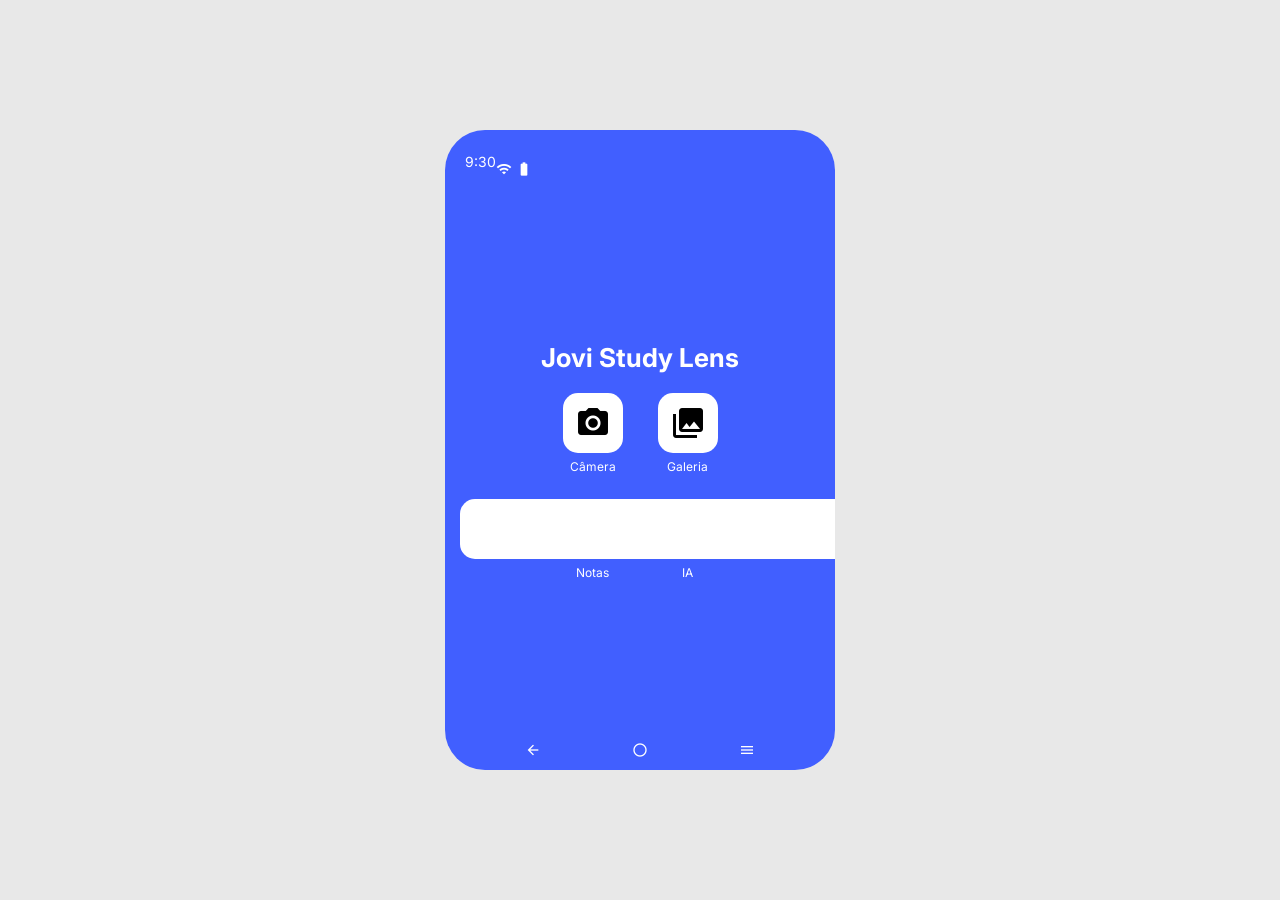
<file: index.html>
<!doctype html>
<html lang="en">
  <head>
    <meta charset="UTF-8" />
    <meta name="viewport" content="width=device-width, initial-scale=1.0" />
    <link rel="preconnect" href="https://fonts.googleapis.com" />
    <link rel="preconnect" href="https://fonts.gstatic.com" crossorigin />
    <link
      href="https://fonts.googleapis.com/css2?family=Inter:ital,opsz,wght@0,14..32,100..900;1,14..32,100..900&display=swap"
      rel="stylesheet"
    />
    <link
      href="https://fonts.googleapis.com/icon?family=Material+Icons"
      rel="stylesheet"
    />
    <link rel="stylesheet" href="./src/css/style.css" />
    <link rel="icon" href="./src/assets/favicon.ico" />
    <title>Jovi Study Lens</title>
  </head>

  <body>
    <div class="celular">
      <header class="barra-superior">
        <span>9:30</span>
        <div>
          <span class="material-icons">signal_cellular_alt</span>
          <span class="material-icons">wifi</span>
          <span class="material-icons">battery_full</span>
        </div>
      </header>

      <main class="home">
        <h1 class="home-titulo">Jovi Study Lens</h1>
        <section class="apps">
          <a href="./src/pages/camera.html" class="app">
            <span class="material-icons">photo_camera</span>
            <p>Câmera</p>
          </a>
          <a href="./src/pages/galeria.html" class="app">
            <span class="material-icons">photo_library</span>
            <p>Galeria</p>
          </a>
          <a href="./src/pages/notas.html" class="app">
            <span class="material-icons">note_alt</span>
            <p>Notas</p>
          </a>
          <a href="./src/pages/ia.html" class="app">
            <span class="material-icons">auto_awesome</span>
            <p>IA</p>
          </a>
        </section>
      </main>
      <footer class="barra-inferior">
        <button class="material-icons" onclick="history.back()">
          arrow_back
        </button>
        <button
          class="material-icons"
          onclick="window.location.href = './index.html'"
        >
          radio_button_unchecked
        </button>
        <button class="material-icons" onclick="alert('Abrir apps recentes')">
          menu
        </button>
      </footer>
    </div>
  </body>
</html>
</file>
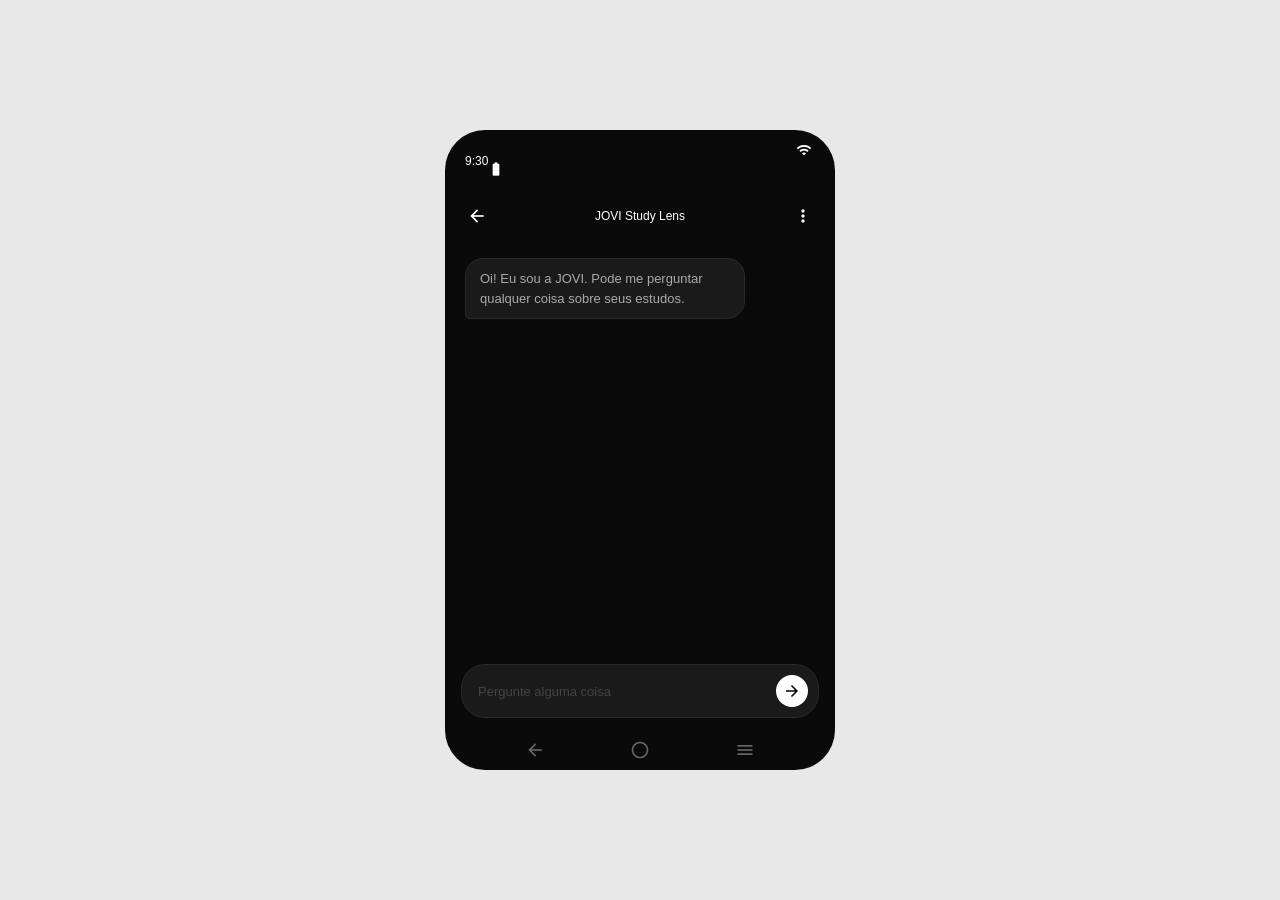
<file: src/pages/ia.html>
<!DOCTYPE html>
<html lang="pt-BR">

<head>
    <meta charset="UTF-8">
    <meta name="viewport" content="width=device-width, initial-scale=1.0">
    <link rel="preconnect" href="https://fonts.googleapis.com">
    <link rel="preconnect" href="https://fonts.gstatic.com" crossorigin>
    <link
        href="https://fonts.googleapis.com/css2?family=Space+Mono:wght@400;700&family=DM+Sans:wght@300;400;500;600&display=swap"
        rel="stylesheet">
    <link href="https://fonts.googleapis.com/icon?family=Material+Icons" rel="stylesheet">
    <link rel="stylesheet" href="../css/ia.css">
    <link rel="icon" href="../assets/favicon.ico">
    <title>IA — Jovi</title>
</head>

<body>
    <div class="celular">
        <header class="barra-superior">
            <span>9:30</span>
            <div>
                <span class="material-icons">signal_cellular_alt</span>
                <span class="material-icons">wifi</span>
                <span class="material-icons">battery_full</span>
            </div>
        </header>

        <div class="app-header">
            <button class="btn-voltar" onclick="history.back()">
                <span class="material-icons">arrow_back</span>
            </button>
            <span class="header-titulo" id="ia-titulo">JOVI Study Lens</span>
            <button class="btn-opcoes">
                <span class="material-icons">more_vert</span>
            </button>
        </div>

<main class="ia-conteudo" id="ia-conteudo">
</main>

        <div class="ia-input-area">
            <input class="ia-input" type="text" placeholder="Pergunte alguma coisa" id="ia-input">
            <button class="ia-enviar">
                <span class="material-icons">arrow_forward</span>
            </button>
        </div>

        <footer class="barra-inferior">
            <button class="material-icons" onclick="history.back()">arrow_back</button>
            <button class="material-icons"
                onclick="window.location.href='./../../index.html'">radio_button_unchecked</button>
            <button class="material-icons" onclick="alert('Abrir apps recentes')">menu</button>
        </footer>
    </div>

    <script src="../js/ia.js"></script>
</body>

</html>
</file>
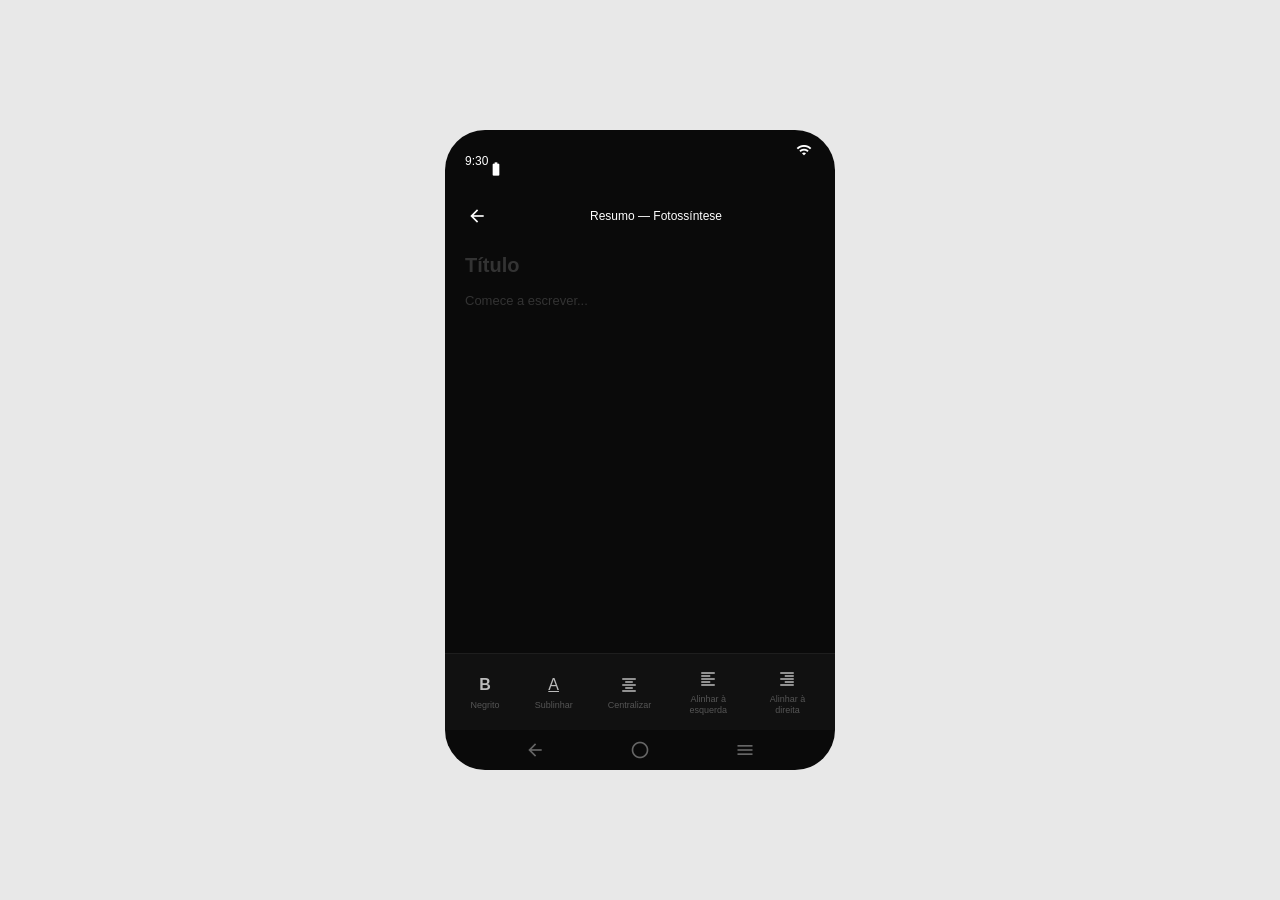
<file: src/pages/nota-editor.html>
<!DOCTYPE html>
<html lang="pt-BR">

<head>
    <meta charset="UTF-8">
    <meta name="viewport" content="width=device-width, initial-scale=1.0">
    <link rel="preconnect" href="https://fonts.googleapis.com">
    <link rel="preconnect" href="https://fonts.gstatic.com" crossorigin>
    <link
        href="https://fonts.googleapis.com/css2?family=Space+Mono:wght@400;700&family=DM+Sans:wght@300;400;500;600&display=swap"
        rel="stylesheet">
    <link href="https://fonts.googleapis.com/icon?family=Material+Icons" rel="stylesheet">
    <link rel="stylesheet" href="../css/nota-editor.css">
    <link rel="icon" href="../assets/favicon.ico">
    <title>Nota — Jovi</title>
</head>

<body>
    <div class="celular">
        <header class="barra-superior">
            <span>9:30</span>
            <div>
                <span class="material-icons">signal_cellular_alt</span>
                <span class="material-icons">wifi</span>
                <span class="material-icons">battery_full</span>
            </div>
        </header>

        <div class="app-header">
            <button class="btn-voltar" onclick="history.back()">
                <span class="material-icons">arrow_back</span>
            </button>
            <span class="header-titulo">Resumo — Fotossíntese</span>
            <button class="btn-salvar oculto" id="btn-salvar-nota" onclick="salvarNota()">
                <span class="material-icons">save</span>
            </button>
        </div>

        <main class="editor-area">
            <div class="nota-meta-editor oculto" id="nota-meta-editor">
                <span class="nota-data" id="nota-data-editor"></span>
                <span class="nota-tag" id="nota-tag-editor"></span>
            </div>

            <div class="nota-titulo-edit" contenteditable="true" data-placeholder="Título"></div>

            <div class="nota-corpo" contenteditable="true" data-placeholder="Comece a escrever..."></div>
        </main>

        <footer class="barra-ferramentas">
            <button class="ferramenta" id="btn-negrito" onclick="formatar('bold')">
                <span class="ferramenta-icone negrito">B</span>
                <span class="ferramenta-label">Negrito</span>
            </button>
            <button class="ferramenta" id="btn-sublinha" onclick="formatar('underline')">
                <span class="ferramenta-icone sublinhado">A</span>
                <span class="ferramenta-label">Sublinhar</span>
            </button>
            <button class="ferramenta" onclick="formatar('justifyCenter')">
                <span class="material-icons ferramenta-icone">format_align_center</span>
                <span class="ferramenta-label">Centralizar</span>
            </button>
            <button class="ferramenta" onclick="formatar('justifyLeft')">
                <span class="material-icons ferramenta-icone">format_align_left</span>
                <span class="ferramenta-label">Alinhar à esquerda</span>
            </button>
            <button class="ferramenta" onclick="formatar('justifyRight')">
                <span class="material-icons ferramenta-icone">format_align_right</span>
                <span class="ferramenta-label">Alinhar à direita</span>
            </button>
        </footer>

        <div class="barra-inferior">
            <button class="material-icons" onclick="history.back()">arrow_back</button>
            <button class="material-icons"
                onclick="window.location.href='./../../index.html'">radio_button_unchecked</button>
            <button class="material-icons" onclick="alert('Abrir apps recentes')">menu</button>
        </div>
    </div>

    <script src="../js/nota-editor.js"></script>
</body>

</html>
</file>
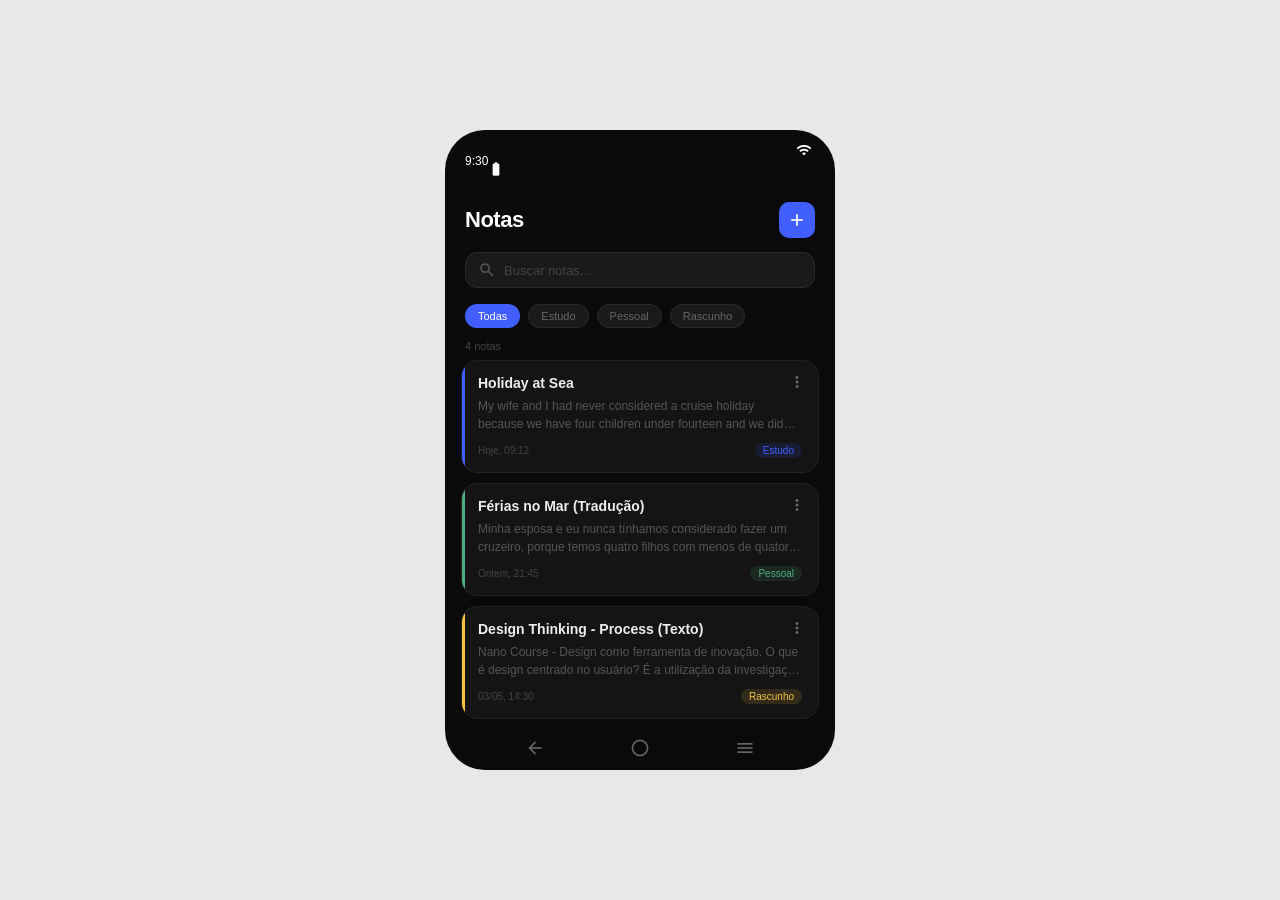
<file: src/pages/notas.html>
<!doctype html>
<html lang="pt-BR">
  <head>
    <meta charset="UTF-8" />
    <meta name="viewport" content="width=device-width, initial-scale=1.0" />
    <link rel="preconnect" href="https://fonts.googleapis.com" />
    <link rel="preconnect" href="https://fonts.gstatic.com" crossorigin />
    <link
      href="https://fonts.googleapis.com/css2?family=Space+Mono:wght@400;700&family=DM+Sans:wght@300;400;500;600&display=swap"
      rel="stylesheet"
    />
    <link
      href="https://fonts.googleapis.com/icon?family=Material+Icons"
      rel="stylesheet"
    />
    <link rel="stylesheet" href="../css/notas.css" />
    <link rel="icon" href="../assets/favicon.ico" />
    <title>Notas — Jovi</title>
  </head>

  <body>
    <div class="celular">
      <header class="barra-superior">
        <span>9:30</span>
        <div>
          <span class="material-icons">signal_cellular_alt</span>
          <span class="material-icons">wifi</span>
          <span class="material-icons">battery_full</span>
        </div>
      </header>

      <div class="tela" id="tela-notas">
        <div class="app-header">
          <div class="app-header-top">
            <h1 class="app-titulo">Notas</h1>
            <button class="btn-nova-nota">
              <span class="material-icons">add</span>
            </button>
          </div>
          <div class="search-bar">
            <span class="material-icons">search</span>
            <input
              type="text"
              id="busca-notas"
              class="search-input"
              placeholder="Buscar notas..."
            />
          </div>
        </div>

        <div class="filtros" id="filtros-notas">
          <div class="filtro ativo" data-tipo="todas">Todas</div>
          <div class="filtro inativo" data-tipo="estudo">Estudo</div>
          <div class="filtro inativo" data-tipo="pessoal">Pessoal</div>
          <div class="filtro inativo" data-tipo="rascunho">Rascunho</div>
        </div>

        <div class="contador" id="contador-notas">4 notas</div>

        <main class="notas-lista" id="lista-notas"></main>
      </div>

      <div class="tela oculto" id="tela-pasta-notas">
        <div class="app-header">
          <button class="btn-voltar" onclick="fecharPastaNotas()">
            <span class="material-icons">arrow_back</span>
          </button>
          <h1 class="app-titulo" id="pasta-notas-titulo" style="font-size: 16px"></h1>
          <button class="btn-voltar" onclick="abrirSeletorNotasSoltasParaPasta()">
            <span class="material-icons">add</span>
          </button>
        </div>

        <main class="notas-lista" id="lista-pasta-notas"></main>
      </div>

      <footer class="barra-inferior">
        <button class="material-icons" onclick="voltarOuHistoricoNotas()">
          arrow_back
        </button>
        <button
          class="material-icons"
          onclick="window.location.href = './../../index.html'"
        >
          radio_button_unchecked
        </button>
        <button class="material-icons" onclick="alert('Abrir apps recentes')">
          menu
        </button>
      </footer>
    </div>

    <script src="../js/notas.js"></script>
  </body>
</html>
</file>
<file: src/css/style.css>
:root {
    --background-pagina: #E8E8E8;
    --background-celular: #415FFF; 
    --cor-branco: #FFFFFF;
    --cor-preta: #000000;
}

* {
  margin: 0;
  padding: 0;
  box-sizing: border-box;
  font-family: 'Inter', sans-serif;
}

body {
    margin: 0;
    background: var(--background-celular);
    display: flex;
    justify-content: center;
    align-items: center;
    height: 100dvh;
}

.celular {
    width: 100%;
    height: 100dvh;
    background: var(--background-celular);
    border-radius: 0;
    overflow: hidden;
    display: flex;
    flex-direction: column;
}

.barra-superior {
    padding: 12px 20px;
    font-size: 14px;
    color: var(--cor-branco);
    background: transparent;
    display: flex;
    justify-content: space-between;
    align-items: center;
}

.barra-superior .material-icons {
    font-size: 16px;
}

.barra-inferior {
    padding: 12px 80px;
    color: var(--cor-branco);
    background: transparent;
    display: flex;
    justify-content: space-between;
    align-items: center;
}

.barra-inferior .material-icons {
    font-size: 16px;
}

.barra-inferior button {
    background: transparent;
    border: none;
    cursor: pointer;
    color: var(--cor-branco);
}

.home {
    flex: 1;
    display: flex;
    flex-direction: column;
    justify-content: center;
    align-items: center;
    gap: 20px;
}

.home-titulo {
    color: var(--cor-branco);
    font-size: 26px;
    font-weight: 700;
}

.apps {
    display: flex;
    flex-wrap: wrap;
    justify-content: center;
    gap: 25px;
    padding: 0 80px;
}

.app {
    width: 70px;
    text-align: center;
    color: var(--cor-preta);
    text-decoration: none;
    display: flex;
    flex-direction: column;
    align-items: center;
    transition: 0.2s;
}

.app:hover {
    transform: scale(1.1);
}

.app .material-icons {
    font-size: 36px;
    padding: 12px;
    border-radius: 15px;
    background: var(--cor-branco);
}

.app p {
    margin-top: 6px;
    font-size: 12px;
    color: var(--cor-branco);
}

@media (min-width: 768px) {
    body {
        background: var(--background-pagina);
        display: flex;
        justify-content: center;
        align-items: center;
        height: 100vh;
    }

    .celular {
        width: 390px;
        height: 640px;
        border-radius: 40px;
        overflow: hidden;
    }
}
</file>
<file: src/css/ia.css>
:root {
    --background-pagina: #E8E8E8;
    --background-celular: #0A0A0A;
    --cor-branco: #FFFFFF;
    --cor-preta: #000000;
    --cor-amarelo: #FFF700;
    --background-cor-cinza: #1A1A1A;
    --cor-cinza-borda: #2A2A2A;
    --cor-texto-claro: #AAA;
    --cor-texto-fraco: #444;
    --cor-texto-muted: #666;
    --cor-texto-hover: #AAA;
}

* {
    margin: 0;
    padding: 0;
    box-sizing: border-box;
    font-family: 'Inter', sans-serif;
}

body {
    background: var(--background-celular);
    display: flex;
    justify-content: center;
    align-items: center;
    height: 100dvh;
}

.celular {
    width: 100%;
    height: 100dvh;
    background: var(--background-celular);
    border-radius: 0;
    overflow: hidden;
    display: flex;
    flex-direction: column;
}

.barra-superior {
    padding: 12px 20px;
    font-size: 12px;
    color: var(--cor-branco);
    background: transparent;
    display: flex;
    justify-content: space-between;
    align-items: center;
    flex-shrink: 0;
}

.barra-superior .material-icons {
    font-size: 16px;
    color: var(--cor-branco);
}

.app-header {
    display: flex;
    align-items: center;
    justify-content: space-between;
    padding: 8px 16px 10px;
    flex-shrink: 0;
}

.btn-voltar,
.btn-opcoes {
    background: transparent;
    border: none;
    cursor: pointer;
    color: var(--cor-branco);
    display: flex;
    align-items: center;
    justify-content: center;
    width: 32px;
    height: 32px;
    border-radius: 8px;
    transition: 0.2s;
}

.btn-voltar:hover,
.btn-opcoes:hover {
    background: var(--background-cor-cinza);
    color: var(--cor-texto-hover);
}

.btn-voltar .material-icons,
.btn-opcoes .material-icons {
    font-size: 20px;
}

.header-titulo {
    font-size: 12px;
    color: var(--cor-branco);
    text-align: center;
    flex: 1;
    padding: 0 8px;
    white-space: nowrap;
    overflow: hidden;
    text-overflow: ellipsis;
}

.ia-conteudo {
    flex: 1;
    overflow-y: auto;
    padding: 16px 20px;
    scrollbar-width: none;
}

.ia-conteudo::-webkit-scrollbar {
    display: none;
}

.resumo-titulo {
    font-size: 16px;
    font-weight: 700;
    color: var(--cor-branco);
    margin-bottom: 16px;
    line-height: 1.3;
}

.resumo-corpo p {
    font-size: 13px;
    color: var(--cor-texto-claro);
    line-height: 1.75;
    margin-bottom: 14px;
}

.ia-input-area {
    display: flex;
    align-items: center;
    margin: 0 16px 12px;
    background: var(--background-cor-cinza);
    border-radius: 24px;
    padding: 10px 10px 10px 16px;
    gap: 8px;
    border: 1px solid var(--cor-cinza-borda);
    flex-shrink: 0;
}

.ia-input {
    flex: 1;
    background: transparent;
    border: none;
    outline: none;
    font-size: 13px;
    color: var(--cor-texto-claro);
    font-family: 'Inter', sans-serif;
}

.ia-input::placeholder {
    color: var(--cor-texto-fraco);
}

.ia-input:disabled {
    opacity: 0.6;
}

.ia-enviar {
    background: var(--cor-branco);
    border: none;
    cursor: pointer;
    width: 32px;
    height: 32px;
    border-radius: 50%;
    display: flex;
    align-items: center;
    justify-content: center;
    transition: 0.2s;
    flex-shrink: 0;
}

.ia-enviar:hover {
    background: var(--cor-amarelo);
}

.ia-enviar .material-icons {
    font-size: 18px;
    color: var(--cor-preta);
}

.barra-inferior {
    padding: 10px 80px;
    background: transparent;
    display: flex;
    justify-content: space-between;
    align-items: center;
    flex-shrink: 0;
}

.barra-inferior button {
    background: transparent;
    border: none;
    cursor: pointer;
    color: var(--cor-texto-muted);
    font-family: 'Material Icons';
    font-size: 20px;
}

.msg-wrapper {
    display: flex;
    margin-bottom: 12px;
}

.msg-wrapper.usuario {
    justify-content: flex-end;
}

.msg-wrapper.ia {
    justify-content: flex-start;
}

.msg {
    max-width: 80%;
    padding: 10px 14px;
    border-radius: 18px;
    font-size: 13px;
    line-height: 1.5;
}

.msg.usuario {
    background: #2B2B2B;
    color: var(--cor-texto-claro);
    border-bottom-right-radius: 4px;
}

.msg.ia {
    background: #1A1A1A;
    color: var(--cor-texto-claro);
    border-bottom-left-radius: 4px;
    border: 1px solid var(--cor-cinza-borda);
}

.msg.pergunta {
    border-color: var(--cor-amarelo);
    color: var(--cor-branco);
}

.msg.ia p {
    margin: 0 0 8px;
}

.msg.ia p:last-child {
    margin-bottom: 0;
}

.msg.ia ul,
.msg.ia ol {
    margin: 4px 0 8px;
    padding-left: 18px;
}

.msg.ia ul:last-child,
.msg.ia ol:last-child {
    margin-bottom: 0;
}

.msg.ia li {
    margin-bottom: 4px;
}

.msg.ia hr {
    border: none;
    border-top: 1px solid var(--cor-cinza-borda);
    margin: 10px 0;
}

.msg.ia code {
    background: rgba(255, 255, 255, 0.08);
    padding: 1px 5px;
    border-radius: 4px;
    font-size: 12px;
    font-family: 'Space Mono', monospace;
}

.msg.ia strong {
    color: var(--cor-branco);
    font-weight: 700;
}

.msg-destaque {
    color: var(--cor-amarelo);
    font-weight: 600;
}

.pdf-card {
    background: #1A1A1A;
    border: 1px solid var(--cor-cinza-borda);
    border-radius: 14px;
    padding: 12px 14px;
    display: flex;
    align-items: center;
    justify-content: space-between;
    gap: 12px;
    max-width: 80%;
}

.pdf-card-info {
    display: flex;
    align-items: center;
    gap: 10px;
}

.pdf-icon {
    font-size: 28px;
    color: #E84545;
}

.pdf-nome {
    font-size: 12px;
    font-weight: 600;
    color: var(--cor-branco);
    margin: 0 0 2px;
}

.pdf-peso {
    font-size: 11px;
    color: var(--cor-texto-muted);
    margin: 0;
}

.pdf-download {
    background: #2B2B2B;
    border: none;
    border-radius: 50%;
    width: 34px;
    height: 34px;
    display: flex;
    align-items: center;
    justify-content: center;
    cursor: pointer;
    color: var(--cor-texto-claro);
    transition: 0.2s;
    flex-shrink: 0;
}

.pdf-download:hover {
    background: #333;
}

.pdf-download .material-icons {
    font-size: 18px;
}

@media (min-width: 768px) {
    body {
        background: var(--background-pagina);
        display: flex;
        justify-content: center;
        align-items: center;
        height: 100vh;
    }

    .celular {
        width: 390px;
        height: 640px;
        border-radius: 40px;
        overflow: hidden;
    }
}
</file>
<file: src/css/nota-editor.css>
:root {
    --background-pagina: #E8E8E8;
    --cor-branco: #FFFFFF;
    --background-celular: #0A0A0A;
    --cor-azul: #415FFF;
    --cor-azul-claro: #5570FF;
    --background-cor-cinza: #1A1A1A;
    --cor-cinza-borda: #1E1E1E;
    --cor-cinza-escuro: #111;
    --cor-texto-branco: #FFF;
    --cor-texto-claro: #BBB;
    --cor-texto-medio: #AAA;
    --cor-texto-fraco: #555;
    --cor-texto-muted: #666;
    --cor-texto-placeholder: #333;
    --cor-barra-superior: #888;
}

* {
    margin: 0;
    padding: 0;
    box-sizing: border-box;
    font-family: 'Inter', sans-serif;
}

body {
    background: var(--background-celular);
    display: flex;
    justify-content: center;
    align-items: center;
    height: 100dvh;
}

.celular {
    position: relative;
    width: 100%;
    height: 100dvh;
    background: var(--background-celular);
    border-radius: 0;
    overflow: hidden;
    display: flex;
    flex-direction: column;
}

.barra-superior {
    padding: 12px 20px;
    font-size: 12px;
    color: var(--cor-branco);
    background: transparent;
    display: flex;
    justify-content: space-between;
    align-items: center;
    flex-shrink: 0;
}

.barra-superior .material-icons {
    font-size: 16px;
    color: var(--cor-branco);
}

.app-header {
    display: flex;
    align-items: center;
    justify-content: space-between;
    padding: 8px 16px 10px;
    flex-shrink: 0;
}

.btn-voltar,
.btn-salvar {
    background: transparent;
    border: none;
    cursor: pointer;
    color: var(--cor-texto-muted);
    display: flex;
    align-items: center;
    justify-content: center;
    width: 32px;
    height: 32px;
    border-radius: 8px;
    transition: 0.2s;
}

.btn-voltar:hover,
.btn-salvar:hover {
    background: var(--background-cor-cinza);
    color: var(--cor-texto-claro);
}

.btn-voltar .material-icons,
.btn-salvar .material-icons {
    font-size: 20px;
    color: var(--cor-branco);
}

.oculto {
    display: none !important;
}

.header-titulo {
    font-size: 12px;
    color: var(--cor-branco);
    text-align: center;
    flex: 1;
    white-space: nowrap;
    overflow: hidden;
    text-overflow: ellipsis;
    padding: 0 8px;
}

.editor-area {
    flex: 1;
    overflow-y: auto;
    padding: 10px 20px 16px;
    display: flex;
    flex-direction: column;
    gap: 12px;
    scrollbar-width: none;
}

.editor-area::-webkit-scrollbar {
    display: none;
}

.nota-meta-editor {
    display: flex;
    align-items: center;
    gap: 10px;
}

.nota-data {
    font-size: 11px;
    color: var(--cor-texto-fraco);
}

.nota-tag {
    font-size: 10px;
    padding: 2px 8px;
    border-radius: 20px;
    font-weight: 500;
}

.nota-tag.azul {
    background: #415FFF22;
    color: #415FFF;
}

.nota-tag.verde {
    background: #4CAF8222;
    color: #4CAF82;
}

.nota-tag.amarelo {
    background: #F5C54222;
    color: #F5C542;
}

.nota-titulo-edit {
    font-size: 20px;
    font-weight: 700;
    color: var(--cor-texto-branco);
    outline: none;
    border: none;
    background: transparent;
    line-height: 1.3;
}

.nota-titulo-edit:empty::before {
    content: attr(data-placeholder);
    color: var(--cor-texto-placeholder);
}

.nota-corpo {
    font-size: 13px;
    color: var(--cor-texto-medio);
    line-height: 1.75;
    outline: none;
    border: none;
    background: transparent;
    min-height: 100px;
}

.nota-corpo p {
    margin-bottom: 1em;
}

.nota-corpo:empty::before {
    content: attr(data-placeholder);
    color: var(--cor-texto-placeholder);
}

.barra-ferramentas {
    display: flex;
    justify-content: space-around;
    align-items: center;
    padding: 10px 8px;
    background: var(--cor-cinza-escuro);
    border-top: 1px solid var(--cor-cinza-borda);
    flex-shrink: 0;
}

.ferramenta {
    background: transparent;
    border: none;
    cursor: pointer;
    display: flex;
    flex-direction: column;
    align-items: center;
    gap: 4px;
    padding: 4px 6px;
    border-radius: 8px;
    transition: 0.2s;
}

.ferramenta:hover {
    background: var(--cor-cinza-borda);
}

.ferramenta-icone {
    font-size: 18px;
    color: var(--cor-texto-claro);
    display: flex;
    align-items: center;
    justify-content: center;
    height: 22px;
}

.ferramenta-icone.negrito {
    font-weight: 700;
    font-size: 16px;
    color: var(--cor-texto-claro);
}

.ferramenta-icone.sublinhado {
    text-decoration: underline;
    font-size: 16px;
    color: var(--cor-texto-claro);
}

.ferramenta-label {
    font-size: 9px;
    color: var(--cor-texto-fraco);
    text-align: center;
    line-height: 1.2;
    max-width: 44px;
}

.barra-inferior {
    padding: 10px 80px;
    background: transparent;
    display: flex;
    justify-content: space-between;
    align-items: center;
    flex-shrink: 0;
}

.barra-inferior button {
    background: transparent;
    border: none;
    cursor: pointer;
    color: var(--cor-texto-muted);
    font-family: 'Material Icons';
    font-size: 20px;
}

@media (min-width: 768px) {
    body {
        background: var(--background-pagina);
        display: flex;
        justify-content: center;
        align-items: center;
        height: 100vh;
    }

    .celular {
        width: 390px;
        height: 640px;
        border-radius: 40px;
        overflow: hidden;
    }
}
</file>
<file: src/css/notas.css>
:root {
    --background-pagina: #E8E8E8;
    --cor-branco: #FFFFFF;
    --background-celular: #0A0A0A;
    --cor-azul: #415FFF;
    --cor-azul-claro: #5570FF;
    --background-cor-cinza: #1A1A1A;
    --cor-cinza-borda: #2A2A2A;
    --cor-cinza-card: #141414;
    --cor-cinza-card-hover: #181818;
    --cor-cinza-borda-card: #222;
    --cor-texto-branco: #EEE;
    --cor-texto-medio: #555;
    --cor-texto-fraco: #444;
    --cor-texto-muted: #666;
    --cor-verde: #4CAF82;
    --cor-amarelo: #F5C542;
    --cor-azul-tag: #415FFF22;
    --cor-verde-tag: #4CAF8222;
    --cor-amarelo-tag: #F5C54222;
}

* {
    margin: 0;
    padding: 0;
    box-sizing: border-box;
    font-family: 'Inter', sans-serif;
}

body {
    background: var(--background-celular);
    display: flex;
    justify-content: center;
    align-items: center;
    height: 100dvh;
}

.celular {
    width: 100%;
    height: 100dvh;
    background: var(--background-celular);
    border-radius: 0;
    overflow: hidden;
    display: flex;
    flex-direction: column;
}
.barra-superior {
    padding: 12px 20px;
    font-size: 12px;
    color: var(--cor-branco);
    background: transparent;
    display: flex;
    justify-content: space-between;
    align-items: center;
    flex-shrink: 0;
}

.barra-superior .material-icons {
    font-size: 16px;
    color: var(--cor-branco);
}

.tela {
    flex: 1;
    display: flex;
    flex-direction: column;
    overflow: hidden;
}

.oculto {
    display: none !important;
}

.btn-voltar {
    background: transparent;
    border: none;
    cursor: pointer;
    color: var(--cor-branco);
    display: flex;
    align-items: center;
    justify-content: center;
    width: 32px;
    height: 32px;
    border-radius: 8px;
}

.btn-voltar:hover {
    background: var(--background-cor-cinza);
}

.btn-voltar .material-icons {
    font-size: 20px;
    color: var(--cor-branco);
}

#tela-pasta-notas .app-header {
    display: flex;
    align-items: center;
    justify-content: space-between;
    gap: 8px;
}

#tela-pasta-notas .app-titulo {
    flex: 1;
    text-align: center;
    white-space: nowrap;
    overflow: hidden;
    text-overflow: ellipsis;
}

.pasta-nota-card {
    background: var(--cor-cinza-card);
    border-radius: 16px;
    padding: 14px 16px;
    border: 1px solid var(--cor-cinza-borda-card);
    transition: 0.2s;
    position: relative;
    cursor: pointer;
    display: flex;
    align-items: center;
    gap: 10px;
    flex-shrink: 0;
}

.pasta-nota-card:hover {
    border-color: #415FFF44;
    background: var(--cor-cinza-card-hover);
}

.pasta-nota-card .material-icons.icone-pasta {
    font-size: 20px;
    color: var(--cor-azul);
}

.pasta-nota-info {
    flex: 1;
    min-width: 0;
}

.pasta-nota-nome {
    font-size: 14px;
    font-weight: 600;
    color: var(--cor-texto-branco);
    white-space: nowrap;
    overflow: hidden;
    text-overflow: ellipsis;
}

.pasta-nota-contagem {
    font-size: 11px;
    color: var(--cor-texto-fraco);
    margin-top: 2px;
}

.secao-titulo-notas {
    font-size: 11px;
    color: var(--cor-texto-fraco);
    text-transform: uppercase;
    letter-spacing: 0.5px;
    padding: 8px 0 0;
    flex-shrink: 0;
}

.app-header {
    padding: 10px 20px 16px;
    flex-shrink: 0;
}

.app-header-top {
    display: flex;
    justify-content: space-between;
    align-items: center;
    margin-bottom: 14px;
}

.app-titulo {
    font-size: 22px;
    font-weight: 700;
    color: var(--cor-branco);
    letter-spacing: -0.5px;
}

.btn-nova-nota {
    width: 36px;
    height: 36px;
    border-radius: 10px;
    background: var(--cor-azul);
    border: none;
    cursor: pointer;
    display: flex;
    align-items: center;
    justify-content: center;
    transition: 0.2s;
}

.btn-nova-nota:hover {
    background: var(--cor-azul-claro);
    transform: scale(1.05);
}

.btn-nova-nota .material-icons {
    font-size: 20px;
    color: var(--cor-branco);
}

.search-bar {
    background: var(--background-cor-cinza);
    border-radius: 12px;
    display: flex;
    align-items: center;
    padding: 8px 12px;
    gap: 8px;
    border: 1px solid var(--cor-cinza-borda);
}

.search-bar .material-icons {
    font-size: 18px;
    color: #555;
}

.search-input {
    flex: 1;
    border: none;
    outline: none;
    background: transparent;
    font-size: 13px;
    color: var(--cor-texto-branco);
    font-family: inherit;
}

.search-input::placeholder {
    color: var(--cor-texto-fraco);
}

.filtros {
    display: flex;
    gap: 8px;
    padding: 0 20px 12px;
    flex-shrink: 0;
}

.filtro {
    padding: 5px 12px;
    border-radius: 20px;
    font-size: 11px;
    font-weight: 500;
    cursor: pointer;
    border: 1px solid transparent;
    transition: 0.2s;
}

.filtro.ativo {
    background: var(--cor-azul);
    color: var(--cor-branco);
}

.filtro.inativo {
    background: var(--background-cor-cinza);
    color: var(--cor-texto-muted);
    border-color: var(--cor-cinza-borda);
}

.contador {
    font-size: 11px;
    color: var(--cor-texto-fraco);
    padding: 0 20px 8px;
    flex-shrink: 0;
}

.notas-lista {
    flex: 1;
    min-height: 0;
    overflow-y: auto;
    -webkit-overflow-scrolling: touch;
    padding: 0 16px;
    display: flex;
    flex-direction: column;
    gap: 10px;
    scrollbar-width: none;
}

.notas-lista::-webkit-scrollbar {
    display: none;
}

.nota-card {
    background: var(--cor-cinza-card);
    border-radius: 16px;
    padding: 14px 16px;
    border: 1px solid var(--cor-cinza-borda-card);
    transition: 0.2s;
    position: relative;
    overflow: hidden;
    text-decoration: none;
    display: block;
    flex-shrink: 0;
}

.nota-card:hover {
    border-color: #415FFF44;
    background: var(--cor-cinza-card-hover);
}

.nota-card::before {
    content: '';
    position: absolute;
    left: 0;
    top: 0;
    bottom: 0;
    width: 3px;
    border-radius: 3px 0 0 3px;
}

.nota-card.azul::before {
    background: var(--cor-azul);
}

.nota-card.verde::before {
    background: var(--cor-verde);
}

.nota-card.amarelo::before {
    background: var(--cor-amarelo);
}

.nota-titulo {
    font-size: 14px;
    font-weight: 600;
    color: var(--cor-texto-branco);
    margin-bottom: 6px;
    white-space: nowrap;
    overflow: hidden;
    text-overflow: ellipsis;
}

.nota-preview {
    font-size: 12px;
    color: var(--cor-texto-medio);
    line-height: 1.5;
    display: -webkit-box;
    -webkit-line-clamp: 2;
    line-clamp: 2;
    -webkit-box-orient: vertical;
    overflow: hidden;
}

.nota-meta {
    display: flex;
    justify-content: space-between;
    align-items: center;
    margin-top: 10px;
}

.nota-data {
    font-size: 10px;
    color: var(--cor-texto-fraco);
}

.nota-tag {
    font-size: 10px;
    padding: 2px 8px;
    border-radius: 20px;
    font-weight: 500;
}

.nota-tag.azul {
    background: var(--cor-azul-tag);
    color: var(--cor-azul);
}

.nota-tag.verde {
    background: var(--cor-verde-tag);
    color: var(--cor-verde);
}

.nota-tag.amarelo {
    background: var(--cor-amarelo-tag);
    color: var(--cor-amarelo);
}

.barra-inferior {
    padding: 12px 80px;
    background: transparent;
    display: flex;
    justify-content: space-between;
    align-items: center;
    flex-shrink: 0;
}

.barra-inferior button {
    background: transparent;
    border: none;
    cursor: pointer;
    color: var(--cor-texto-muted);
}

.barra-inferior .material-icons {
    font-size: 20px;
}

@media (min-width: 768px) {
    body {
        background: var(--background-pagina);
        display: flex;
        justify-content: center;
        align-items: center;
        height: 100vh;
    }

    .celular {
        width: 390px;
        height: 640px;
        border-radius: 40px;
        overflow: hidden;
    }
}
</file>
